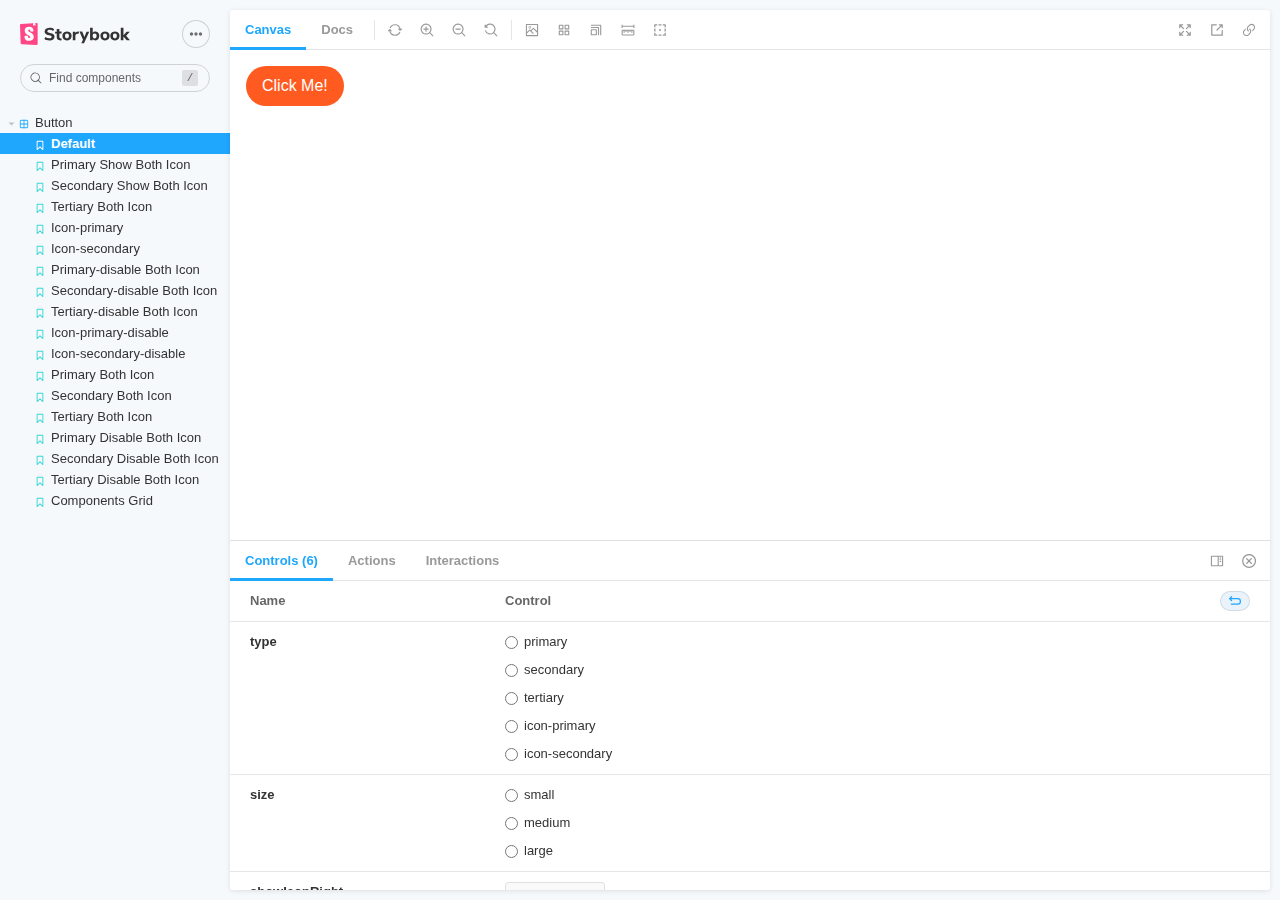
<file: index.html>
<!doctype html><html lang="en"><head><meta charset="utf-8"/><title>Webpack App</title><meta name="viewport" content="width=device-width,initial-scale=1"/><style>html, body {
    overflow: hidden;
    height: 100%;
    width: 100%;
    margin: 0;
    padding: 0;
  }

  * {
    box-sizing: border-box;
  }</style><script>/* globals window */
  /* eslint-disable no-underscore-dangle */
  try {
    if (window.top !== window) {
      window.__REACT_DEVTOOLS_GLOBAL_HOOK__ = window.top.__REACT_DEVTOOLS_GLOBAL_HOOK__;
    }
  } catch (e) {
    // eslint-disable-next-line no-console
    console.warn('unable to connect to top frame for connecting dev tools');
  }

  window.onerror = function onerror(message, source, line, column, err) {
    if (window.CONFIG_TYPE !== 'DEVELOPMENT') return;
    // eslint-disable-next-line no-var, vars-on-top
    var xhr = new window.XMLHttpRequest();
    xhr.open('POST', '/runtime-error');
    xhr.setRequestHeader('Content-Type', 'application/json;charset=UTF-8');
    xhr.send(
      JSON.stringify({
        /* eslint-disable object-shorthand */
        message: message,
        source: source,
        line: line,
        column: column,
        error: err && { message: err.message, name: err.name, stack: err.stack },
        origin: 'manager',
        /* eslint-enable object-shorthand */
      })
    );
  };</script><style>#root[hidden],
      #docs-root[hidden] {
        display: none !important;
      }</style></head><body><div id="root"></div><div id="docs-root"></div><script>window['CONFIG_TYPE'] = "PRODUCTION";
          
      
          
            window['LOGLEVEL'] = "info";
          
      
          
            window['FEATURES'] = {"postcss":true,"emotionAlias":false,"warnOnLegacyHierarchySeparator":true,"buildStoriesJson":false,"storyStoreV7":false,"modernInlineRender":false,"breakingChangesV7":false,"interactionsDebugger":false,"babelModeV7":false,"argTypeTargetsV7":false,"previewMdx2":false};
          
      
          
      
          
      
          
            window['DOCS_MODE'] = false;</script><script src="runtime~main.9c5b8a9d945978b381f1.manager.bundle.js"></script><script src="292.0c5fa12fadccc6f984f6.manager.bundle.js"></script><script src="main.0f4c88a00d2388c1288b.manager.bundle.js"></script></body></html>
</file>
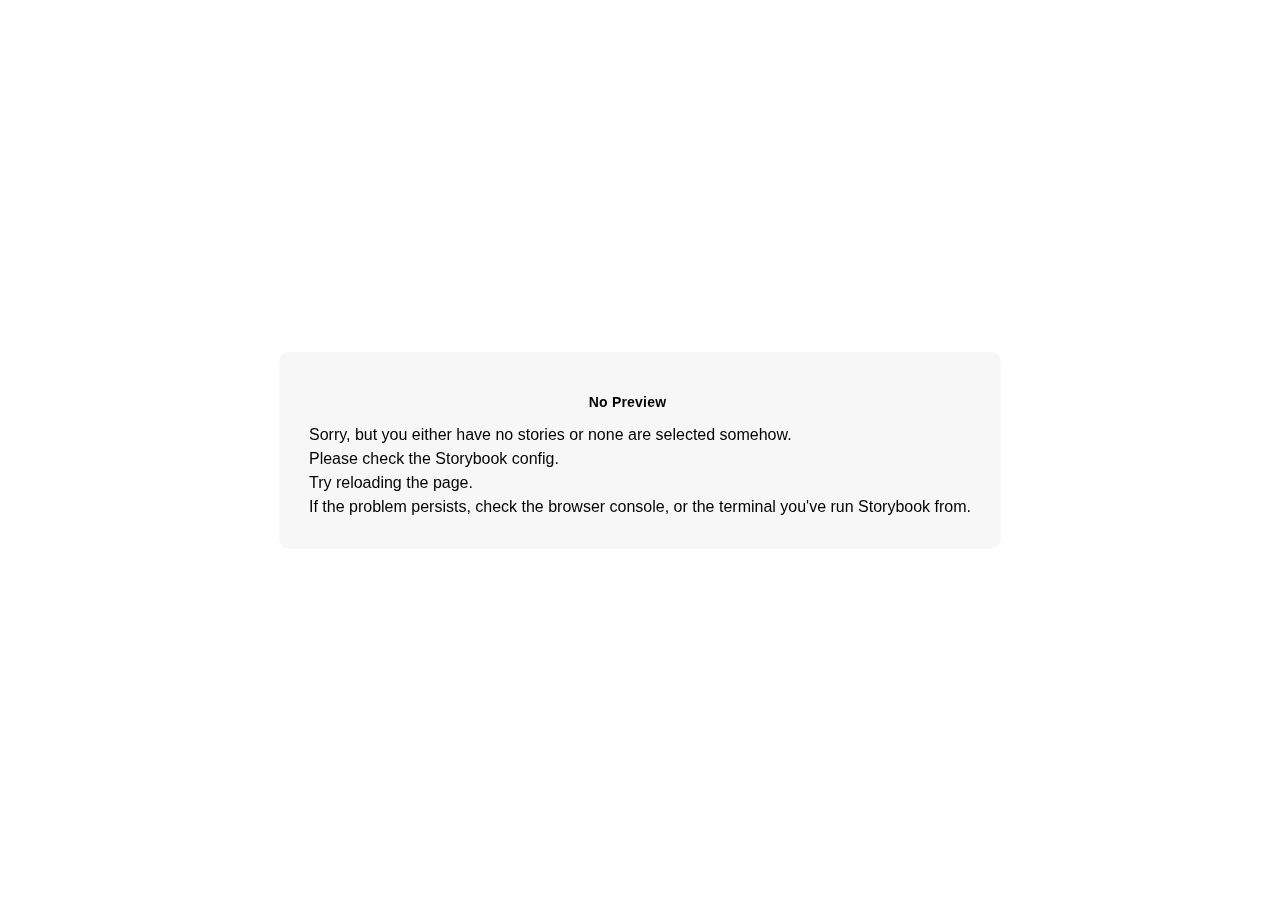
<file: iframe.html>
<!doctype html><html lang="en"><head><meta charset="utf-8"><title>Webpack App</title><meta name="viewport" content="width=device-width,initial-scale=1"><base target="_parent"><style>/* While we aren't showing the main block yet, but still preparing, we want everything the user
     has rendered, which may or may not be in #root, to be display none */
  .sb-show-preparing-story:not(.sb-show-main) > :not(.sb-preparing-story) {
    display: none;
  }

  .sb-show-preparing-docs:not(.sb-show-main) > :not(.sb-preparing-docs) {
    display: none;
  }

  /* Hide our own blocks when we aren't supposed to be showing them */
  :not(.sb-show-preparing-story) > .sb-preparing-story,
  :not(.sb-show-preparing-docs) > .sb-preparing-docs,
  :not(.sb-show-nopreview) > .sb-nopreview,
  :not(.sb-show-errordisplay) > .sb-errordisplay {
    display: none;
  }

  .sb-show-main.sb-main-centered {
    margin: 0;
    display: flex;
    align-items: center;
    min-height: 100vh;
  }

  .sb-show-main.sb-main-centered #root {
    box-sizing: border-box;
    margin: auto;
    padding: 1rem;
    max-height: 100%; /* Hack for centering correctly in IE11 */
  }

  /* Vertical centering fix for IE11 */
  @media screen and (-ms-high-contrast: none), (-ms-high-contrast: active) {
    .sb-show-main.sb-main-centered:after {
      content: '';
      min-height: inherit;
      font-size: 0;
    }
  }

  .sb-show-main.sb-main-fullscreen {
    margin: 0;
    padding: 0;
    display: block;
  }

  .sb-show-main.sb-main-padded {
    margin: 0;
    padding: 1rem;
    display: block;
    box-sizing: border-box;
  }

  .sb-wrapper {
    position: fixed;
    top: 0;
    bottom: 0;
    left: 0;
    right: 0;
    padding: 20px;
    font-family: 'Nunito Sans', -apple-system, '.SFNSText-Regular', 'San Francisco',
      BlinkMacSystemFont, 'Segoe UI', 'Helvetica Neue', Helvetica, Arial, sans-serif;
    -webkit-font-smoothing: antialiased;
    overflow: auto;
  }

  .sb-heading {
    font-size: 14px;
    font-weight: 600;
    letter-spacing: 0.2px;
    margin: 10px 0;
    padding-right: 25px;
  }

  .sb-nopreview {
    display: flex;
    align-content: center;
    justify-content: center;
  }

  .sb-nopreview_main {
    margin: auto;
    padding: 30px;
    border-radius: 10px;
    background: rgba(0, 0, 0, 0.03);
  }

  .sb-nopreview_heading {
    text-align: center;
  }

  .sb-errordisplay {
    border: 20px solid rgb(187, 49, 49);
    background: #222;
    color: #fff;
    z-index: 999999;
  }

  .sb-errordisplay_code {
    padding: 10px;
    background: #000;
    color: #eee;
    font-family: 'Operator Mono', 'Fira Code Retina', 'Fira Code', 'FiraCode-Retina', 'Andale Mono',
      'Lucida Console', Consolas, Monaco, monospace;
  }

  .sb-errordisplay pre {
    white-space: pre-wrap;
  }

  @-webkit-keyframes sb-rotate360 {
    from {
      transform: rotate(0deg);
    }
    to {
      transform: rotate(360deg);
    }
  }
  @keyframes sb-rotate360 {
    from {
      transform: rotate(0deg);
    }
    to {
      transform: rotate(360deg);
    }
  }
  @-webkit-keyframes sb-glow {
    0%,
    100% {
      opacity: 1;
    }
    50% {
      opacity: 0.4;
    }
  }
  @keyframes sb-glow {
    0%,
    100% {
      opacity: 1;
    }
    50% {
      opacity: 0.4;
    }
  }

  /* We display the preparing loaders *over* the rendering story */
  .sb-preparing-story,
  .sb-preparing-docs {
    background-color: white;
    /* Maximum possible z-index. It would be better to use stacking contexts to ensure it's always
    on top, but this isn't possible as it would require making CSS changes that could affect user code */
    z-index: 2147483647;
  }

  .sb-loader {
    -webkit-animation: sb-rotate360 0.7s linear infinite;
    animation: sb-rotate360 0.7s linear infinite;
    border-color: rgba(97, 97, 97, 0.29);
    border-radius: 50%;
    border-style: solid;
    border-top-color: #646464;
    border-width: 2px;
    display: inline-block;
    height: 32px;
    left: 50%;
    margin-left: -16px;
    margin-top: -16px;
    mix-blend-mode: difference;
    overflow: hidden;
    position: absolute;
    top: 50%;
    transition: all 200ms ease-out;
    vertical-align: top;
    width: 32px;
    z-index: 4;
  }

  .sb-previewBlock {
    background: #fff;
    border: 1px solid rgba(0, 0, 0, 0.1);
    border-radius: 4px;
    box-shadow: rgba(0, 0, 0, 0.1) 0 1px 3px 0;
    margin: 25px auto 40px;
    max-width: 600px;
  }

  .sb-previewBlock_header {
    align-items: center;
    box-shadow: rgba(0, 0, 0, 0.1) 0 -1px 0 0 inset;
    display: flex;
    gap: 14px;
    height: 40px;
    padding: 0 12px;
  }

  .sb-previewBlock_icon {
    -webkit-animation: sb-glow 1.5s ease-in-out infinite;
    animation: sb-glow 1.5s ease-in-out infinite;
    background: #e6e6e6;
    height: 14px;
    width: 14px;
  }
  .sb-previewBlock_icon:last-child {
    margin-left: auto;
  }

  .sb-previewBlock_body {
    -webkit-animation: sb-glow 1.5s ease-in-out infinite;
    animation: sb-glow 1.5s ease-in-out infinite;
    height: 182px;
    position: relative;
  }

  .sb-argstableBlock {
    border-collapse: collapse;
    border-spacing: 0;
    font-size: 13px;
    line-height: 20px;
    margin: 25px auto 40px;
    max-width: 600px;
    text-align: left;
    width: 100%;
  }
  .sb-argstableBlock th:first-of-type,
  .sb-argstableBlock td:first-of-type {
    padding-left: 20px;
  }
  .sb-argstableBlock th:nth-of-type(2),
  .sb-argstableBlock td:nth-of-type(2) {
    width: 35%;
  }
  .sb-argstableBlock th:nth-of-type(3),
  .sb-argstableBlock td:nth-of-type(3) {
    width: 15%;
  }
  .sb-argstableBlock th:last-of-type,
  .sb-argstableBlock td:last-of-type {
    width: 25%;
    padding-right: 20px;
  }
  .sb-argstableBlock th span,
  .sb-argstableBlock td span {
    -webkit-animation: sb-glow 1.5s ease-in-out infinite;
    animation: sb-glow 1.5s ease-in-out infinite;
    background-color: rgba(0, 0, 0, 0.1);
    border-radius: 0;
    box-shadow: none;
    color: transparent;
  }
  .sb-argstableBlock th {
    padding: 10px 15px;
  }

  .sb-argstableBlock-body {
    border-radius: 4px;
    box-shadow: rgba(0, 0, 0, 0.1) 0 1px 3px 1px, rgba(0, 0, 0, 0.065) 0 0 0 1px;
  }
  .sb-argstableBlock-body tr {
    background: transparent;
    overflow: hidden;
  }
  .sb-argstableBlock-body tr:not(:first-child) {
    border-top: 1px solid #e6e6e6;
  }
  .sb-argstableBlock-body tr:first-child td:first-child {
    border-top-left-radius: 4px;
  }
  .sb-argstableBlock-body tr:first-child td:last-child {
    border-top-right-radius: 4px;
  }
  .sb-argstableBlock-body tr:last-child td:first-child {
    border-bottom-left-radius: 4px;
  }
  .sb-argstableBlock-body tr:last-child td:last-child {
    border-bottom-right-radius: 4px;
  }
  .sb-argstableBlock-body td {
    background: #fff;
    padding-bottom: 10px;
    padding-top: 10px;
    vertical-align: top;
  }
  .sb-argstableBlock-body td:not(:first-of-type) {
    padding-left: 15px;
    padding-right: 15px;
  }
  .sb-argstableBlock-body button {
    -webkit-animation: sb-glow 1.5s ease-in-out infinite;
    animation: sb-glow 1.5s ease-in-out infinite;
    background-color: rgba(0, 0, 0, 0.1);
    border: 0;
    border-radius: 0;
    box-shadow: none;
    color: transparent;
    display: inline;
    font-size: 12px;
    line-height: 1;
    padding: 10px 16px;
  }

  .sb-argstableBlock-summary {
    margin-top: 4px;
  }

  .sb-argstableBlock-code {
    margin-right: 4px;
    margin-bottom: 4px;
    padding: 2px 5px;
  }</style><script>/* globals window */
  /* eslint-disable no-underscore-dangle */
  try {
    if (window.top !== window) {
      window.__REACT_DEVTOOLS_GLOBAL_HOOK__ = window.top.__REACT_DEVTOOLS_GLOBAL_HOOK__;
      window.__VUE_DEVTOOLS_GLOBAL_HOOK__ = window.top.__VUE_DEVTOOLS_GLOBAL_HOOK__;
      window.top.__VUE_DEVTOOLS_CONTEXT__ = window.document;
    }
  } catch (e) {
    // eslint-disable-next-line no-console
    console.warn('unable to connect to top frame for connecting dev tools');
  }

  window.onerror = function onerror(message, source, line, column, err) {
    if (window.CONFIG_TYPE !== 'DEVELOPMENT') return;
    // eslint-disable-next-line no-var, vars-on-top
    var xhr = new window.XMLHttpRequest();
    xhr.open('POST', '/runtime-error');
    xhr.setRequestHeader('Content-Type', 'application/json;charset=UTF-8');
    xhr.send(
      JSON.stringify({
        /* eslint-disable object-shorthand */
        message: message,
        source: source,
        line: line,
        column: column,
        error: err && { message: err.message, name: err.name, stack: err.stack },
        origin: 'preview',
        /* eslint-enable object-shorthand */
      })
    );
  };</script><link href="static/css/main.80201df7.css" rel="stylesheet"><style>#root[hidden],
      #docs-root[hidden] {
        display: none !important;
      }</style></head><body><div class="sb-preparing-story sb-wrapper"><div class="sb-loader"></div></div><div class="sb-preparing-docs sb-wrapper"><div class="sb-previewBlock"><div class="sb-previewBlock_header"><div class="sb-previewBlock_icon"></div><div class="sb-previewBlock_icon"></div><div class="sb-previewBlock_icon"></div><div class="sb-previewBlock_icon"></div></div><div class="sb-previewBlock_body"><div class="sb-loader"></div></div></div><table aria-hidden="true" class="sb-argstableBlock"><thead class="sb-argstableBlock-head"><tr><th><span>Name</span></th><th><span>Description</span></th><th><span>Default</span></th><th><span>Control</span></th></tr></thead><tbody class="sb-argstableBlock-body"><tr><td><span>propertyName</span><span title="Required">*</span></td><td><div><span>This is a short description</span></div><div class="sb-argstableBlock-summary"><div><span class="sb-argstableBlock-code">summary</span></div></div></td><td><div><span class="sb-argstableBlock-code">defaultValue</span></div></td><td><button>Set string</button></td></tr><tr><td><span>propertyName</span><span>*</span></td><td><div><span>This is a short description</span></div><div class="sb-argstableBlock-summary"><div><span class="sb-argstableBlock-code">summary</span></div></div></td><td><div><span class="sb-argstableBlock-code">defaultValue</span></div></td><td><button>Set string</button></td></tr><tr><td><span>propertyName</span><span>*</span></td><td><div><span>This is a short description</span></div><div class="sb-argstableBlock-summary"><div><span class="sb-argstableBlock-code">summary</span></div></div></td><td><div><span class="sb-argstableBlock-code">defaultValue</span></div></td><td><button>Set string</button></td></tr></tbody></table></div><div class="sb-nopreview sb-wrapper"><div class="sb-nopreview_main"><h1 class="sb-nopreview_heading sb-heading">No Preview</h1><p>Sorry, but you either have no stories or none are selected somehow.</p><ul><li>Please check the Storybook config.</li><li>Try reloading the page.</li></ul><p>If the problem persists, check the browser console, or the terminal you've run Storybook from.</p></div></div><div class="sb-errordisplay sb-wrapper"><pre id="error-message" class="sb-heading"></pre><pre class="sb-errordisplay_code"><code id="error-stack"></code></pre></div><div id="root"></div><div id="docs-root"></div><script>window['CONFIG_TYPE'] = "PRODUCTION";
          
      
          
            window['LOGLEVEL'] = "info";
          
      
          
            window['FRAMEWORK_OPTIONS'] = {};
          
      
          
      
          
            window['FEATURES'] = {"postcss":true,"emotionAlias":false,"warnOnLegacyHierarchySeparator":true,"buildStoriesJson":false,"storyStoreV7":false,"modernInlineRender":false,"breakingChangesV7":false,"interactionsDebugger":false,"babelModeV7":false,"argTypeTargetsV7":false,"previewMdx2":false};
          
      
          
      
          
            window['STORIES'] = [{"titlePrefix":"","directory":"./src","files":"**/*.stories.mdx","importPathMatcher":"^\\.[\\\\/](?:src(?:[\\\\/](?!\\.)(?:(?:(?!(?:^|[\\\\/])\\.).)*?)[\\\\/]|[\\\\/]|$)(?!\\.)(?=.)[^\\\\/]*?\\.stories\\.mdx)$"},{"titlePrefix":"","directory":"./src","files":"**/*.stories.@(js|jsx|ts|tsx)","importPathMatcher":"^\\.[\\\\/](?:src(?:[\\\\/](?!\\.)(?:(?:(?!(?:^|[\\\\/])\\.).)*?)[\\\\/]|[\\\\/]|$)(?!\\.)(?=.)[^\\\\/]*?\\.stories\\.(js|jsx|ts|tsx))$"}];</script><script src="runtime~main.75990d6c.iframe.bundle.js"></script><script src="281.e18e746c.iframe.bundle.js"></script><script src="main.7eaf473c.iframe.bundle.js"></script></body></html>
</file>
<file: static/css/main.80201df7.css>
body {
  margin: 0;
  font-family: -apple-system, BlinkMacSystemFont, 'Segoe UI', 'Roboto', 'Oxygen',
    'Ubuntu', 'Cantarell', 'Fira Sans', 'Droid Sans', 'Helvetica Neue',
    sans-serif;
  -webkit-font-smoothing: antialiased;
  -moz-osx-font-smoothing: grayscale;
}

code {
  font-family: source-code-pro, Menlo, Monaco, Consolas, 'Courier New',
    monospace;
}

/*
! tailwindcss v3.2.7 | MIT License | https://tailwindcss.com
*/

/*
1. Prevent padding and border from affecting element width. (https://github.com/mozdevs/cssremedy/issues/4)
2. Allow adding a border to an element by just adding a border-width. (https://github.com/tailwindcss/tailwindcss/pull/116)
*/

*,
::before,
::after {
  box-sizing: border-box; /* 1 */
  border-width: 0; /* 2 */
  border-style: solid; /* 2 */
  border-color: #e5e7eb; /* 2 */
}

::before,
::after {
  --tw-content: '';
}

/*
1. Use a consistent sensible line-height in all browsers.
2. Prevent adjustments of font size after orientation changes in iOS.
3. Use a more readable tab size.
4. Use the user's configured `sans` font-family by default.
5. Use the user's configured `sans` font-feature-settings by default.
*/

html {
  line-height: 1.5; /* 1 */
  -webkit-text-size-adjust: 100%; /* 2 */ /* 3 */
  tab-size: 4; /* 3 */
  font-family: ui-sans-serif, system-ui, -apple-system, BlinkMacSystemFont, "Segoe UI", Roboto, "Helvetica Neue", Arial, "Noto Sans", sans-serif, "Apple Color Emoji", "Segoe UI Emoji", "Segoe UI Symbol", "Noto Color Emoji"; /* 4 */
  -webkit-font-feature-settings: normal;
          font-feature-settings: normal; /* 5 */
}

/*
1. Remove the margin in all browsers.
2. Inherit line-height from `html` so users can set them as a class directly on the `html` element.
*/

body {
  margin: 0; /* 1 */
  line-height: inherit; /* 2 */
}

/*
1. Add the correct height in Firefox.
2. Correct the inheritance of border color in Firefox. (https://bugzilla.mozilla.org/show_bug.cgi?id=190655)
3. Ensure horizontal rules are visible by default.
*/

hr {
  height: 0; /* 1 */
  color: inherit; /* 2 */
  border-top-width: 1px; /* 3 */
}

/*
Add the correct text decoration in Chrome, Edge, and Safari.
*/

abbr:where([title]) {
  -webkit-text-decoration: underline dotted;
          text-decoration: underline dotted;
}

/*
Remove the default font size and weight for headings.
*/

h1,
h2,
h3,
h4,
h5,
h6 {
  font-size: inherit;
  font-weight: inherit;
}

/*
Reset links to optimize for opt-in styling instead of opt-out.
*/

a {
  color: inherit;
  text-decoration: inherit;
}

/*
Add the correct font weight in Edge and Safari.
*/

b,
strong {
  font-weight: bolder;
}

/*
1. Use the user's configured `mono` font family by default.
2. Correct the odd `em` font sizing in all browsers.
*/

code,
kbd,
samp,
pre {
  font-family: ui-monospace, SFMono-Regular, Menlo, Monaco, Consolas, "Liberation Mono", "Courier New", monospace; /* 1 */
  font-size: 1em; /* 2 */
}

/*
Add the correct font size in all browsers.
*/

small {
  font-size: 80%;
}

/*
Prevent `sub` and `sup` elements from affecting the line height in all browsers.
*/

sub,
sup {
  font-size: 75%;
  line-height: 0;
  position: relative;
  vertical-align: baseline;
}

sub {
  bottom: -0.25em;
}

sup {
  top: -0.5em;
}

/*
1. Remove text indentation from table contents in Chrome and Safari. (https://bugs.chromium.org/p/chromium/issues/detail?id=999088, https://bugs.webkit.org/show_bug.cgi?id=201297)
2. Correct table border color inheritance in all Chrome and Safari. (https://bugs.chromium.org/p/chromium/issues/detail?id=935729, https://bugs.webkit.org/show_bug.cgi?id=195016)
3. Remove gaps between table borders by default.
*/

table {
  text-indent: 0; /* 1 */
  border-color: inherit; /* 2 */
  border-collapse: collapse; /* 3 */
}

/*
1. Change the font styles in all browsers.
2. Remove the margin in Firefox and Safari.
3. Remove default padding in all browsers.
*/

button,
input,
optgroup,
select,
textarea {
  font-family: inherit; /* 1 */
  font-size: 100%; /* 1 */
  font-weight: inherit; /* 1 */
  line-height: inherit; /* 1 */
  color: inherit; /* 1 */
  margin: 0; /* 2 */
  padding: 0; /* 3 */
}

/*
Remove the inheritance of text transform in Edge and Firefox.
*/

button,
select {
  text-transform: none;
}

/*
1. Correct the inability to style clickable types in iOS and Safari.
2. Remove default button styles.
*/

button,
[type='button'],
[type='reset'],
[type='submit'] {
  -webkit-appearance: button; /* 1 */
  background-color: transparent; /* 2 */
  background-image: none; /* 2 */
}

/*
Use the modern Firefox focus style for all focusable elements.
*/

:-moz-focusring {
  outline: auto;
}

/*
Remove the additional `:invalid` styles in Firefox. (https://github.com/mozilla/gecko-dev/blob/2f9eacd9d3d995c937b4251a5557d95d494c9be1/layout/style/res/forms.css#L728-L737)
*/

:-moz-ui-invalid {
  box-shadow: none;
}

/*
Add the correct vertical alignment in Chrome and Firefox.
*/

progress {
  vertical-align: baseline;
}

/*
Correct the cursor style of increment and decrement buttons in Safari.
*/

::-webkit-inner-spin-button,
::-webkit-outer-spin-button {
  height: auto;
}

/*
1. Correct the odd appearance in Chrome and Safari.
2. Correct the outline style in Safari.
*/

[type='search'] {
  -webkit-appearance: textfield; /* 1 */
  outline-offset: -2px; /* 2 */
}

/*
Remove the inner padding in Chrome and Safari on macOS.
*/

::-webkit-search-decoration {
  -webkit-appearance: none;
}

/*
1. Correct the inability to style clickable types in iOS and Safari.
2. Change font properties to `inherit` in Safari.
*/

::-webkit-file-upload-button {
  -webkit-appearance: button; /* 1 */
  font: inherit; /* 2 */
}

/*
Add the correct display in Chrome and Safari.
*/

summary {
  display: list-item;
}

/*
Removes the default spacing and border for appropriate elements.
*/

blockquote,
dl,
dd,
h1,
h2,
h3,
h4,
h5,
h6,
hr,
figure,
p,
pre {
  margin: 0;
}

fieldset {
  margin: 0;
  padding: 0;
}

legend {
  padding: 0;
}

ol,
ul,
menu {
  list-style: none;
  margin: 0;
  padding: 0;
}

/*
Prevent resizing textareas horizontally by default.
*/

textarea {
  resize: vertical;
}

/*
1. Reset the default placeholder opacity in Firefox. (https://github.com/tailwindlabs/tailwindcss/issues/3300)
2. Set the default placeholder color to the user's configured gray 400 color.
*/

input::-webkit-input-placeholder, textarea::-webkit-input-placeholder {
  opacity: 1; /* 1 */
  color: #9ca3af; /* 2 */
}

input::placeholder,
textarea::placeholder {
  opacity: 1; /* 1 */
  color: #9ca3af; /* 2 */
}

/*
Set the default cursor for buttons.
*/

button,
[role="button"] {
  cursor: pointer;
}

/*
Make sure disabled buttons don't get the pointer cursor.
*/

:disabled {
  cursor: default;
}

/*
1. Make replaced elements `display: block` by default. (https://github.com/mozdevs/cssremedy/issues/14)
2. Add `vertical-align: middle` to align replaced elements more sensibly by default. (https://github.com/jensimmons/cssremedy/issues/14#issuecomment-634934210)
   This can trigger a poorly considered lint error in some tools but is included by design.
*/

img,
svg,
video,
canvas,
audio,
iframe,
embed,
object {
  display: block; /* 1 */
  vertical-align: middle; /* 2 */
}

/*
Constrain images and videos to the parent width and preserve their intrinsic aspect ratio. (https://github.com/mozdevs/cssremedy/issues/14)
*/

img,
video {
  max-width: 100%;
  height: auto;
}

/* Make elements with the HTML hidden attribute stay hidden by default */

[hidden] {
  display: none;
}

*, ::before, ::after {
  --tw-border-spacing-x: 0;
  --tw-border-spacing-y: 0;
  --tw-translate-x: 0;
  --tw-translate-y: 0;
  --tw-rotate: 0;
  --tw-skew-x: 0;
  --tw-skew-y: 0;
  --tw-scale-x: 1;
  --tw-scale-y: 1;
  --tw-pan-x:  ;
  --tw-pan-y:  ;
  --tw-pinch-zoom:  ;
  --tw-scroll-snap-strictness: proximity;
  --tw-ordinal:  ;
  --tw-slashed-zero:  ;
  --tw-numeric-figure:  ;
  --tw-numeric-spacing:  ;
  --tw-numeric-fraction:  ;
  --tw-ring-inset:  ;
  --tw-ring-offset-width: 0px;
  --tw-ring-offset-color: #fff;
  --tw-ring-color: rgb(63 131 248 / 0.5);
  --tw-ring-offset-shadow: 0 0 #0000;
  --tw-ring-shadow: 0 0 #0000;
  --tw-shadow: 0 0 #0000;
  --tw-shadow-colored: 0 0 #0000;
  --tw-blur:  ;
  --tw-brightness:  ;
  --tw-contrast:  ;
  --tw-grayscale:  ;
  --tw-hue-rotate:  ;
  --tw-invert:  ;
  --tw-saturate:  ;
  --tw-sepia:  ;
  --tw-drop-shadow:  ;
  --tw-backdrop-blur:  ;
  --tw-backdrop-brightness:  ;
  --tw-backdrop-contrast:  ;
  --tw-backdrop-grayscale:  ;
  --tw-backdrop-hue-rotate:  ;
  --tw-backdrop-invert:  ;
  --tw-backdrop-opacity:  ;
  --tw-backdrop-saturate:  ;
  --tw-backdrop-sepia:  ;
}

::-webkit-backdrop {
  --tw-border-spacing-x: 0;
  --tw-border-spacing-y: 0;
  --tw-translate-x: 0;
  --tw-translate-y: 0;
  --tw-rotate: 0;
  --tw-skew-x: 0;
  --tw-skew-y: 0;
  --tw-scale-x: 1;
  --tw-scale-y: 1;
  --tw-pan-x:  ;
  --tw-pan-y:  ;
  --tw-pinch-zoom:  ;
  --tw-scroll-snap-strictness: proximity;
  --tw-ordinal:  ;
  --tw-slashed-zero:  ;
  --tw-numeric-figure:  ;
  --tw-numeric-spacing:  ;
  --tw-numeric-fraction:  ;
  --tw-ring-inset:  ;
  --tw-ring-offset-width: 0px;
  --tw-ring-offset-color: #fff;
  --tw-ring-color: rgb(63 131 248 / 0.5);
  --tw-ring-offset-shadow: 0 0 #0000;
  --tw-ring-shadow: 0 0 #0000;
  --tw-shadow: 0 0 #0000;
  --tw-shadow-colored: 0 0 #0000;
  --tw-blur:  ;
  --tw-brightness:  ;
  --tw-contrast:  ;
  --tw-grayscale:  ;
  --tw-hue-rotate:  ;
  --tw-invert:  ;
  --tw-saturate:  ;
  --tw-sepia:  ;
  --tw-drop-shadow:  ;
  --tw-backdrop-blur:  ;
  --tw-backdrop-brightness:  ;
  --tw-backdrop-contrast:  ;
  --tw-backdrop-grayscale:  ;
  --tw-backdrop-hue-rotate:  ;
  --tw-backdrop-invert:  ;
  --tw-backdrop-opacity:  ;
  --tw-backdrop-saturate:  ;
  --tw-backdrop-sepia:  ;
}

::backdrop {
  --tw-border-spacing-x: 0;
  --tw-border-spacing-y: 0;
  --tw-translate-x: 0;
  --tw-translate-y: 0;
  --tw-rotate: 0;
  --tw-skew-x: 0;
  --tw-skew-y: 0;
  --tw-scale-x: 1;
  --tw-scale-y: 1;
  --tw-pan-x:  ;
  --tw-pan-y:  ;
  --tw-pinch-zoom:  ;
  --tw-scroll-snap-strictness: proximity;
  --tw-ordinal:  ;
  --tw-slashed-zero:  ;
  --tw-numeric-figure:  ;
  --tw-numeric-spacing:  ;
  --tw-numeric-fraction:  ;
  --tw-ring-inset:  ;
  --tw-ring-offset-width: 0px;
  --tw-ring-offset-color: #fff;
  --tw-ring-color: rgb(63 131 248 / 0.5);
  --tw-ring-offset-shadow: 0 0 #0000;
  --tw-ring-shadow: 0 0 #0000;
  --tw-shadow: 0 0 #0000;
  --tw-shadow-colored: 0 0 #0000;
  --tw-blur:  ;
  --tw-brightness:  ;
  --tw-contrast:  ;
  --tw-grayscale:  ;
  --tw-hue-rotate:  ;
  --tw-invert:  ;
  --tw-saturate:  ;
  --tw-sepia:  ;
  --tw-drop-shadow:  ;
  --tw-backdrop-blur:  ;
  --tw-backdrop-brightness:  ;
  --tw-backdrop-contrast:  ;
  --tw-backdrop-grayscale:  ;
  --tw-backdrop-hue-rotate:  ;
  --tw-backdrop-invert:  ;
  --tw-backdrop-opacity:  ;
  --tw-backdrop-saturate:  ;
  --tw-backdrop-sepia:  ;
}
.ml-1 {
  margin-left: 0.25rem;
}
.mr-1 {
  margin-right: 0.25rem;
}
.flex {
  display: flex;
}
.table {
  display: table;
}
.table-auto {
  table-layout: auto;
}
.items-center {
  align-items: center;
}
.rounded-16xl {
  border-radius: 1.25rem;
}
.rounded-17xl {
  border-radius: 1.5rem;
}
.border-2 {
  border-width: 2px;
}
.border-solid {
  border-style: solid;
}
.border-neutral-500 {
  --tw-border-opacity: 1;
  border-color: rgb(115 115 115 / var(--tw-border-opacity));
}
.bg-primary-500 {
  --tw-bg-opacity: 1;
  background-color: rgb(255 90 31 / var(--tw-bg-opacity));
}
.bg-white {
  --tw-bg-opacity: 1;
  background-color: rgb(255 255 255 / var(--tw-bg-opacity));
}
.stroke-black {
  stroke: #000;
}
.stroke-neutral-400 {
  stroke: #a3a3a3;
}
.stroke-primary-500 {
  stroke: #ff5a1f;
}
.p-10 {
  padding: 2.5rem;
}
.p-2 {
  padding: 0.5rem;
}
.p-2\.5 {
  padding: 0.625rem;
}
.p-3 {
  padding: 0.75rem;
}
.px-4 {
  padding-left: 1rem;
  padding-right: 1rem;
}
.px-6 {
  padding-left: 1.5rem;
  padding-right: 1.5rem;
}
.py-2 {
  padding-top: 0.5rem;
  padding-bottom: 0.5rem;
}
.text-base {
  font-size: 1rem;
}
.text-sm {
  font-size: 0.875rem;
}
.text-primary-500 {
  --tw-text-opacity: 1;
  color: rgb(255 90 31 / var(--tw-text-opacity));
}
.text-white {
  --tw-text-opacity: 1;
  color: rgb(255 255 255 / var(--tw-text-opacity));
}
.hover\:bg-primary-600:hover {
  --tw-bg-opacity: 1;
  background-color: rgb(208 56 1 / var(--tw-bg-opacity));
}
.hover\:text-primary-600:hover {
  --tw-text-opacity: 1;
  color: rgb(208 56 1 / var(--tw-text-opacity));
}
.active\:bg-primary-700:active {
  --tw-bg-opacity: 1;
  background-color: rgb(180 52 3 / var(--tw-bg-opacity));
}
.active\:text-primary-700:active {
  --tw-text-opacity: 1;
  color: rgb(180 52 3 / var(--tw-text-opacity));
}
.disabled\:border-none:disabled {
  border-style: none;
}
.disabled\:bg-neutral-200:disabled {
  --tw-bg-opacity: 1;
  background-color: rgb(229 229 229 / var(--tw-bg-opacity));
}
.disabled\:text-neutral-400:disabled {
  --tw-text-opacity: 1;
  color: rgb(163 163 163 / var(--tw-text-opacity));
}
.group:hover .group-hover\:stroke-primary-600 {
  stroke: #d03801;
}
.group:active .group-active\:stroke-primary-700 {
  stroke: #b43403;
}


/*# sourceMappingURL=main.80201df7.css.map*/
</file>
